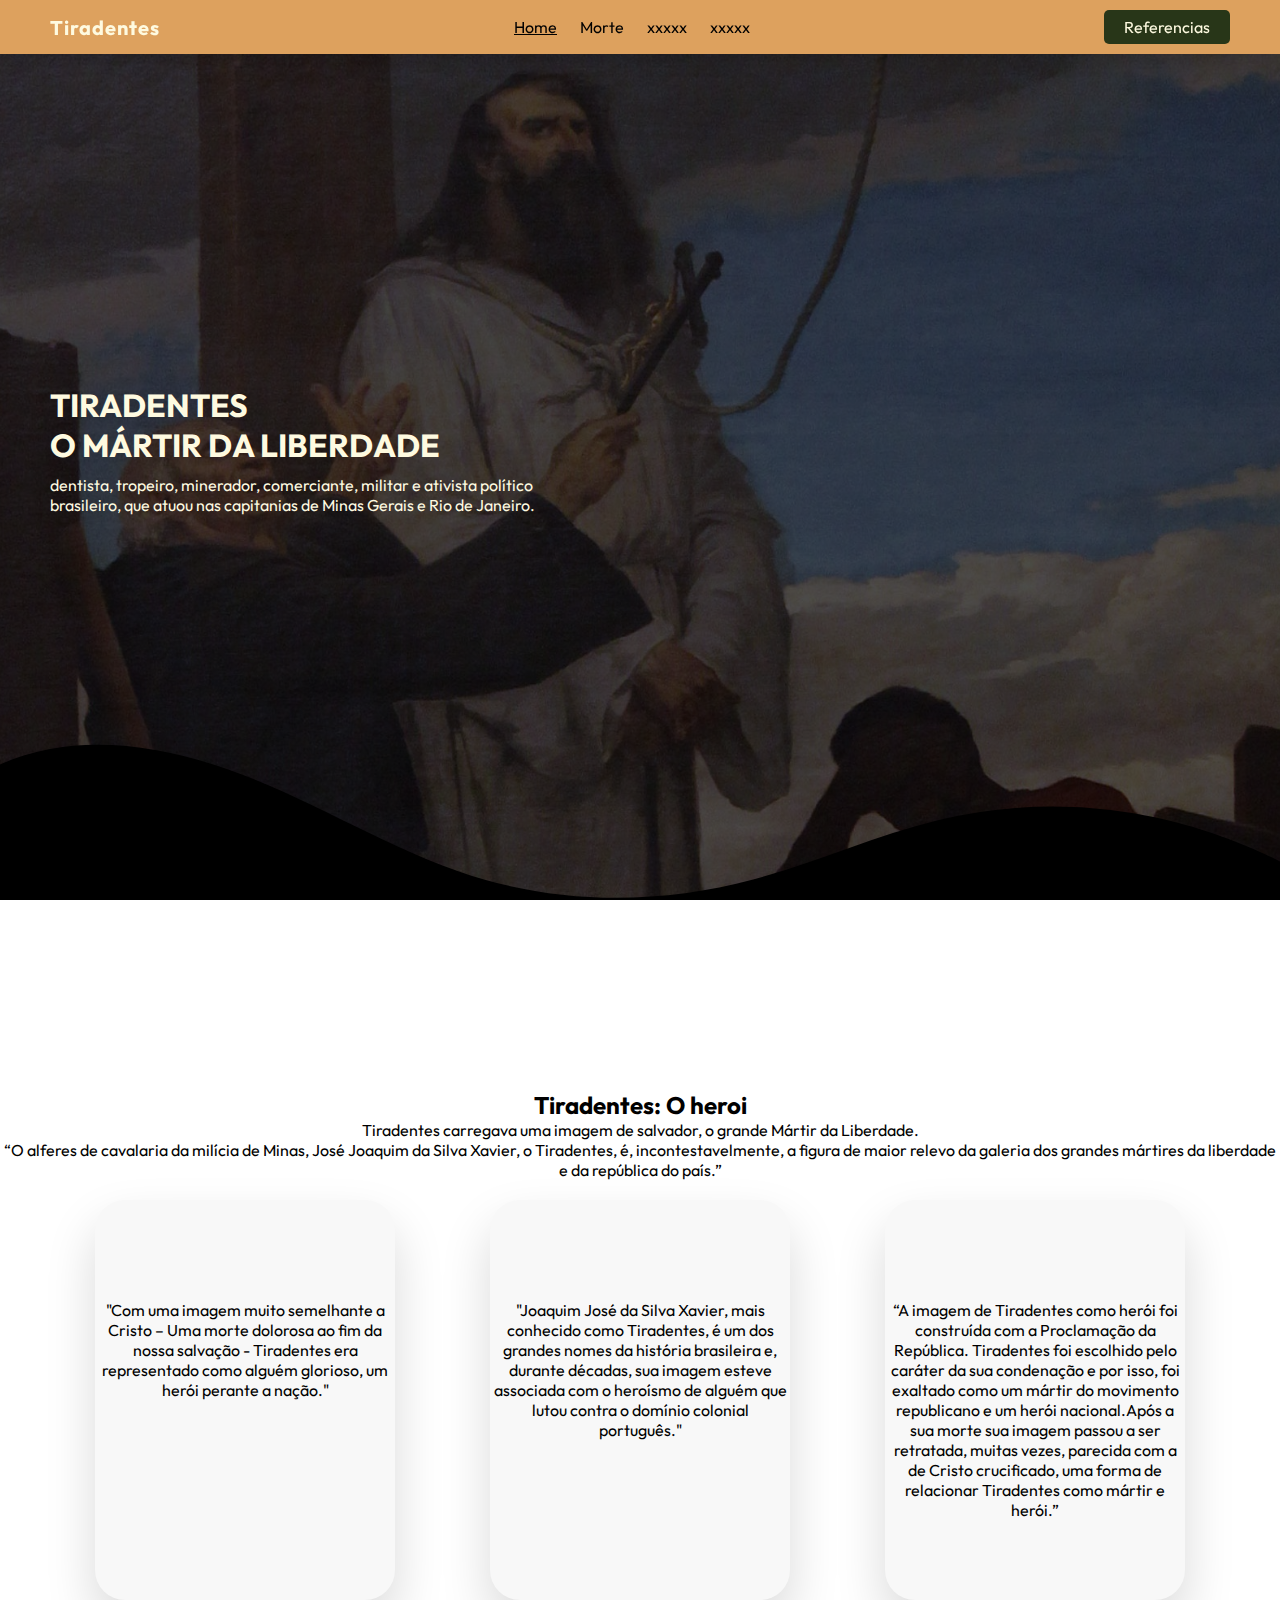
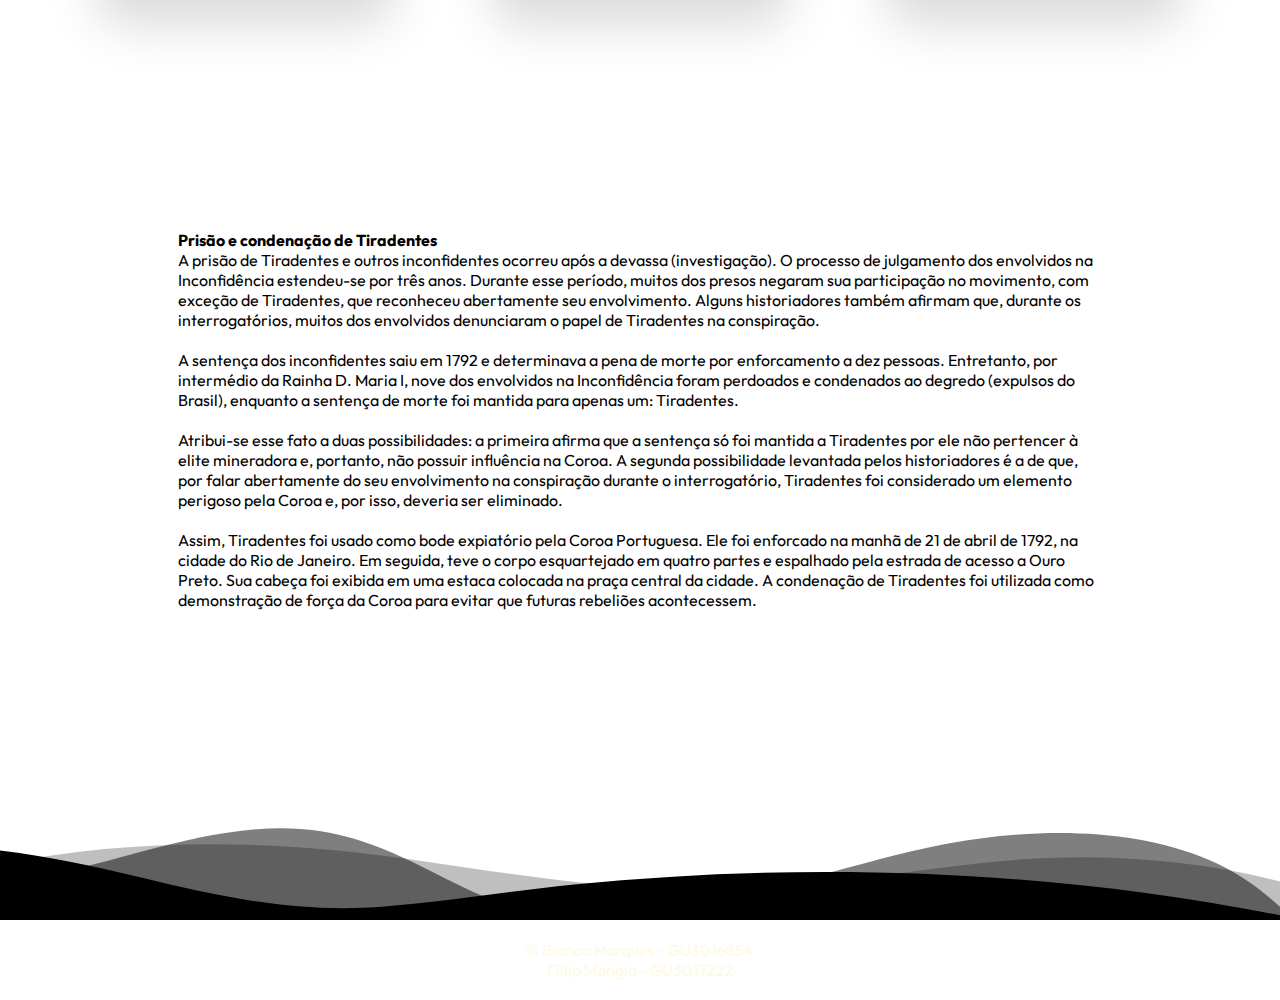
<file: index.html>
<!DOCTYPE html>
<html lang="en">

<head>
    <meta charset="UTF-8">
    <meta http-equiv="X-UA-Compatible" content="IE=edge">
    <meta name="viewport" content="width=device-width, initial-scale=1.0">
    <title>Tiradentes //Home</title>
    <link rel="stylesheet" href="css/style.css">
    <link rel="preconnect" href="https://fonts.googleapis.com">
    <link rel="preconnect" href="https://fonts.gstatic.com" crossorigin>
    <link href="https://fonts.googleapis.com/css2?family=Outfit:wght@100;200;300;400;500;600;700;800;900&display=swap"
        rel="stylesheet">
</head>

<body>
    <header>
        <span>Tiradentes</span>
        <nav>
            <ul>
                <li><a href="index.html" class="active">Home</a></li>
                <li><a href="morte.html">Morte</a></li>
                <li><a href="#">xxxxx</a></li>
                <li><a href="#">xxxxx</a></li>
            </ul>
        </nav>
        <a href="#" class="ref">Referencias</a>
    </header>
    <main>
        <div id="first">
            <h1>TIRADENTES <br> O MÁRTIR DA LIBERDADE</h1>
            <p>dentista, tropeiro, minerador, comerciante, militar e ativista político brasileiro, que atuou nas
                capitanias de Minas Gerais e Rio de Janeiro.</p>
            <div class="custom-shape-divider-bottom-1638310065">
                <svg data-name="Layer 1" xmlns="http://www.w3.org/2000/svg" viewBox="0 0 1200 120"
                    preserveAspectRatio="none">
                    <path
                        d="M321.39,56.44c58-10.79,114.16-30.13,172-41.86,82.39-16.72,168.19-17.73,250.45-.39C823.78,31,906.67,72,985.66,92.83c70.05,18.48,146.53,26.09,214.34,3V0H0V27.35A600.21,600.21,0,0,0,321.39,56.44Z"
                        class="shape-fill"></path>
                </svg>
            </div>
        </div>
        <div id="second">
            <h2>Tiradentes: O heroi</h2>
            <p>Tiradentes carregava uma imagem de salvador, o grande Mártir da Liberdade. <br>
                “O alferes de cavalaria da milícia de Minas, José Joaquim da Silva Xavier, o Tiradentes, é,
                incontestavelmente, a figura de maior relevo da galeria dos grandes mártires da liberdade e da república
                do país.”
            </p>
            <div id="cards">
                <div class="card">
                    <i></i>
                    <p>
                        "Com uma imagem muito semelhante a Cristo – Uma morte dolorosa ao fim da nossa salvação -
                        Tiradentes era representado como alguém glorioso, um herói perante a nação."
                    </p>
                </div>
                <div class="card">
                    <i></i>
                    <p>
                        "Joaquim José da Silva Xavier, mais conhecido como Tiradentes, é um dos grandes nomes da
                        história brasileira e, durante décadas, sua imagem esteve associada com o heroísmo de alguém que
                        lutou contra o domínio colonial português."
                    </p>
                </div>
                <div class="card">
                    <i></i>
                    <p>
                        “A imagem de Tiradentes como herói foi construída com a Proclamação da República. Tiradentes foi
                        escolhido pelo caráter da sua condenação e por isso, foi exaltado como um mártir do movimento
                        republicano e um herói nacional.Após a sua morte sua imagem passou a ser retratada, muitas
                        vezes, parecida com a de Cristo crucificado, uma forma de relacionar Tiradentes como mártir e
                        herói.”
                    </p>
                </div>
            </div>
        </div>
        <div id="third">
            <p><b> Prisão e condenação de Tiradentes</b><br>

                A prisão de Tiradentes e outros inconfidentes ocorreu após a devassa (investigação). O processo de
                julgamento dos envolvidos na Inconfidência estendeu-se por três anos. Durante esse período, muitos dos
                presos negaram sua participação no movimento, com exceção de Tiradentes, que reconheceu abertamente seu
                envolvimento. Alguns historiadores também afirmam que, durante os interrogatórios, muitos dos envolvidos
                denunciaram o papel de Tiradentes na conspiração. <br> <br>

                A sentença dos inconfidentes saiu em 1792 e determinava a pena de morte por enforcamento a dez pessoas.
                Entretanto, por intermédio da Rainha D. Maria I, nove dos envolvidos na Inconfidência foram perdoados e
                condenados ao degredo (expulsos do Brasil), enquanto a sentença de morte foi mantida para apenas um:
                Tiradentes. <br> <br>

                Atribui-se esse fato a duas possibilidades: a primeira afirma que a sentença só foi mantida a Tiradentes
                por ele não pertencer à elite mineradora e, portanto, não possuir influência na Coroa. A segunda
                possibilidade levantada pelos historiadores é a de que, por falar abertamente do seu envolvimento na
                conspiração durante o interrogatório, Tiradentes foi considerado um elemento perigoso pela Coroa e, por
                isso, deveria ser eliminado. <br> <br>

                Assim, Tiradentes foi usado como bode expiatório pela Coroa Portuguesa. Ele foi enforcado na manhã de 21
                de abril de 1792, na cidade do Rio de Janeiro. Em seguida, teve o corpo esquartejado em quatro partes e
                espalhado pela estrada de acesso a Ouro Preto. Sua cabeça foi exibida em uma estaca colocada na praça
                central da cidade. A condenação de Tiradentes foi utilizada como demonstração de força da Coroa para
                evitar que futuras rebeliões acontecessem.</p>
            <div class="custom-shape-divider-bottom-1638310377">
                <svg data-name="Layer 1" xmlns="http://www.w3.org/2000/svg" viewBox="0 0 1200 120"
                    preserveAspectRatio="none">
                    <path
                        d="M0,0V46.29c47.79,22.2,103.59,32.17,158,28,70.36-5.37,136.33-33.31,206.8-37.5C438.64,32.43,512.34,53.67,583,72.05c69.27,18,138.3,24.88,209.4,13.08,36.15-6,69.85-17.84,104.45-29.34C989.49,25,1113-14.29,1200,52.47V0Z"
                        opacity=".25" class="shape-fill"></path>
                    <path
                        d="M0,0V15.81C13,36.92,27.64,56.86,47.69,72.05,99.41,111.27,165,111,224.58,91.58c31.15-10.15,60.09-26.07,89.67-39.8,40.92-19,84.73-46,130.83-49.67,36.26-2.85,70.9,9.42,98.6,31.56,31.77,25.39,62.32,62,103.63,73,40.44,10.79,81.35-6.69,119.13-24.28s75.16-39,116.92-43.05c59.73-5.85,113.28,22.88,168.9,38.84,30.2,8.66,59,6.17,87.09-7.5,22.43-10.89,48-26.93,60.65-49.24V0Z"
                        opacity=".5" class="shape-fill"></path>
                    <path
                        d="M0,0V5.63C149.93,59,314.09,71.32,475.83,42.57c43-7.64,84.23-20.12,127.61-26.46,59-8.63,112.48,12.24,165.56,35.4C827.93,77.22,886,95.24,951.2,90c86.53-7,172.46-45.71,248.8-84.81V0Z"
                        class="shape-fill"></path>
                </svg>
            </div>
        </div>
    </main>
    <footer>
        &copy Bianca Marques - GU3016854 <br> Fillip Mangia - GU3017222
    </footer>
</body>

</html>
</file>
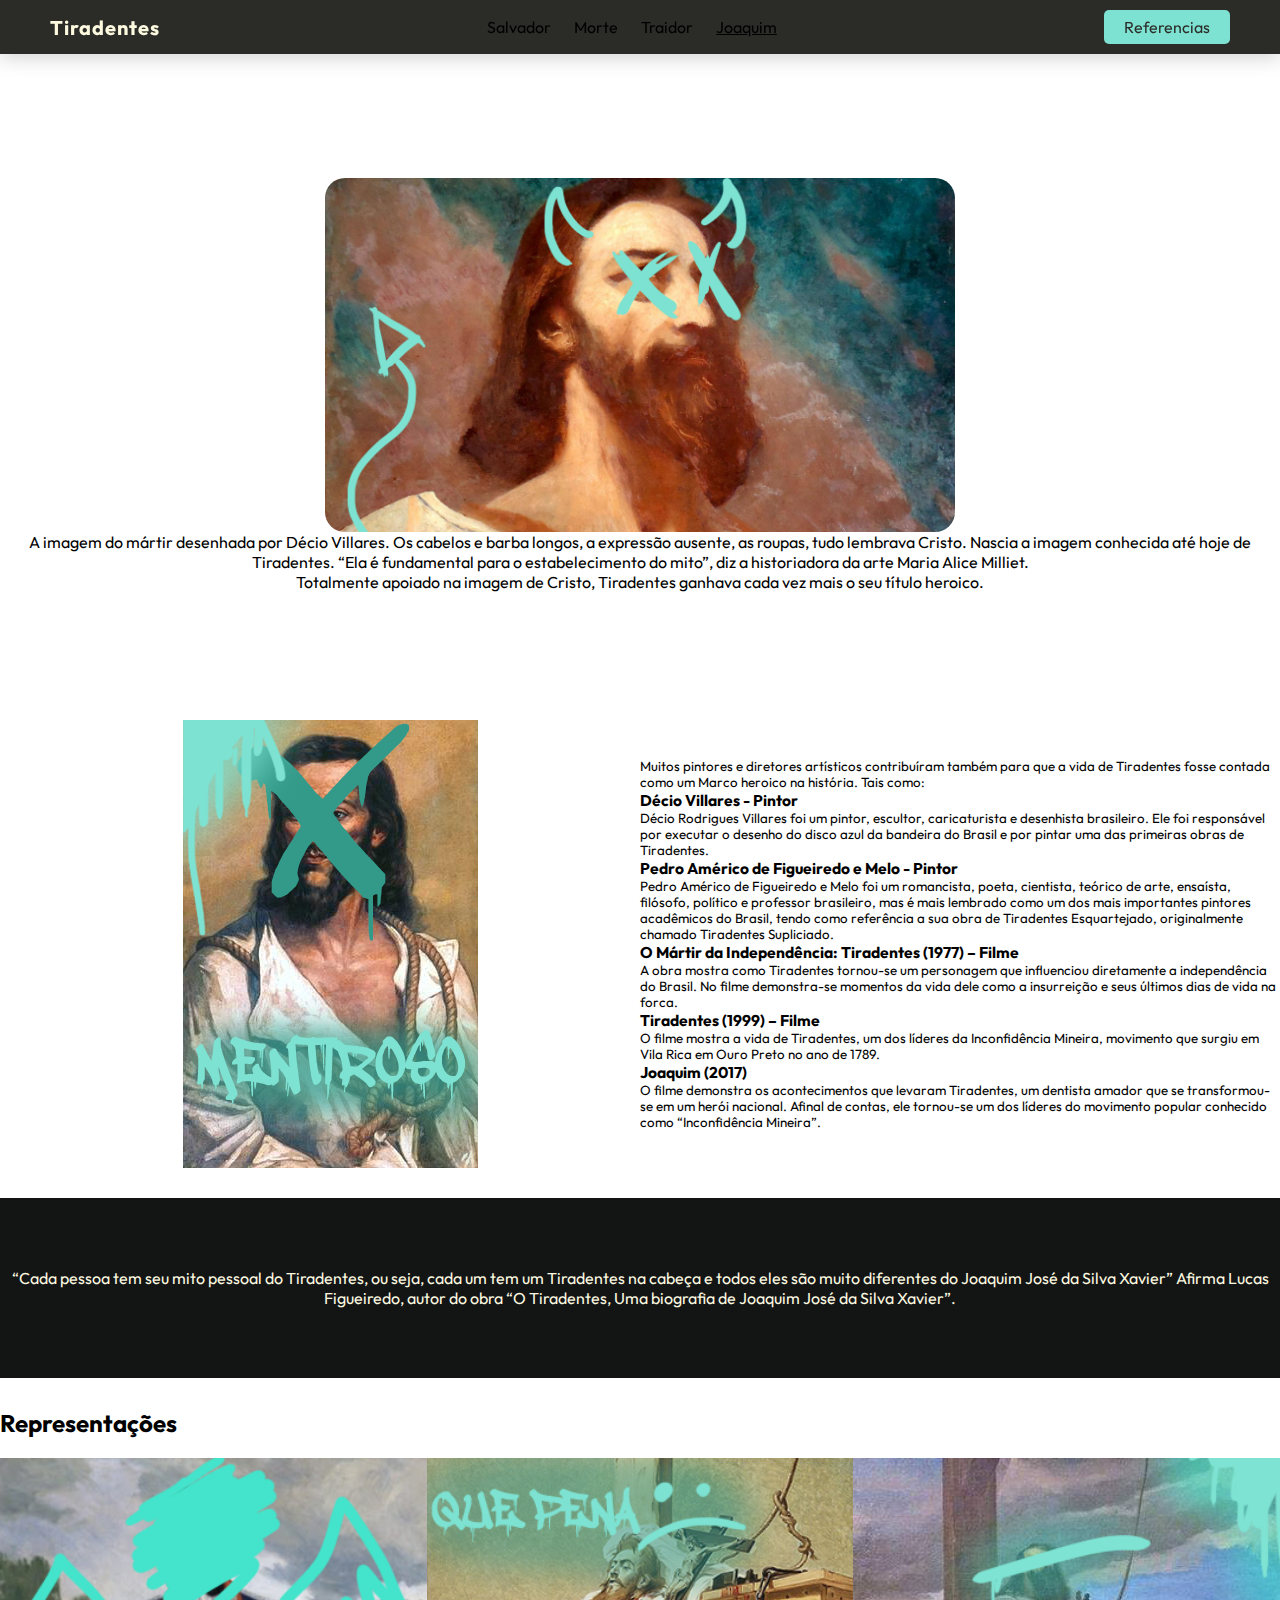
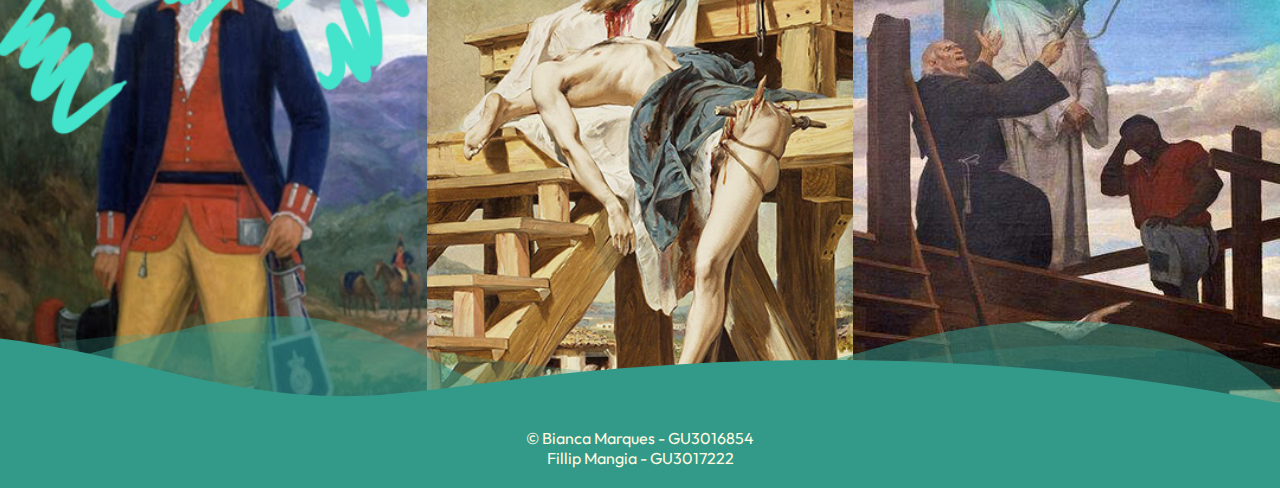
<file: joaquim.html>
<!DOCTYPE html>
<html lang="en">

<head>
    <meta charset="UTF-8">
    <meta http-equiv="X-UA-Compatible" content="IE=edge">
    <meta name="viewport" content="width=device-width, initial-scale=1.0">
    <title>Tiradentes //Morte</title>
    <link rel="stylesheet" href="css/style.css">
    <link rel="preconnect" href="https://fonts.googleapis.com">
    <link rel="preconnect" href="https://fonts.gstatic.com" crossorigin>
    <link href="https://fonts.googleapis.com/css2?family=Outfit:wght@100;200;300;400;500;600;700;800;900&display=swap"
        rel="stylesheet">
</head>

<body>
    <header class="traidor">
        <span>Tiradentes</span>
        <nav>
            <ul>
                <li><a href="index.html">Salvador</a></li>
                <li><a href="morte.html">Morte</a></li>
                <li><a href="verdade.html">Traidor</a></li>
                <li><a href="joaquim.html" class="active">Joaquim</a></li>
            </ul>
        </nav>
        <a href="#" class="ref pag2">Referencias</a>
    </header>
    <main>
        <div id="morte_first">
            <img src="imgs/traidor/tiradentes_d.png">
            <p>A imagem do mártir desenhada por Décio Villares. Os cabelos e barba longos, a expressão ausente, as
                roupas, tudo lembrava Cristo. Nascia a imagem conhecida até hoje de Tiradentes. “Ela é fundamental para
                o estabelecimento do mito”, diz a historiadora da arte Maria Alice Milliet. <br> Totalmente apoiado na
                imagem
                de Cristo, Tiradentes ganhava cada vez mais o seu título heroico.</p>
        </div>
        <div id="morte_second">
            <div id="container">
                <div class="img">
                    <img src="imgs/traidor/tiradentes_corda.png">
                </div>
                <div class="text">
                    <p>Muitos pintores e diretores artísticos contribuíram também para que a vida de Tiradentes fosse
                        contada como um Marco heroico na história.
                        Tais como:</p>
                    <h3>Décio Villares - Pintor</h3>
                    <p>
                        Décio Rodrigues Villares foi um pintor, escultor, caricaturista e desenhista brasileiro. Ele foi
                        responsável por executar o desenho do disco azul da bandeira do Brasil e por pintar uma das
                        primeiras obras de Tiradentes.
                    </p>
                    <h3> Pedro Américo de Figueiredo e Melo - Pintor </h3>
                    <p>Pedro Américo de Figueiredo e Melo foi um romancista, poeta, cientista, teórico de arte,
                        ensaísta, filósofo, político e professor brasileiro, mas é mais lembrado como um dos mais
                        importantes pintores acadêmicos do Brasil, tendo como referência a sua obra de Tiradentes
                        Esquartejado, originalmente chamado Tiradentes Supliciado.
                    </p>
                    <h3>O Mártir da Independência: Tiradentes (1977) – Filme</h3>
                    <p>A obra mostra como Tiradentes tornou-se um personagem que influenciou diretamente a independência
                        do Brasil. No filme demonstra-se momentos da vida dele como a insurreição e seus últimos dias de
                        vida na forca.
                    </p>
                    <h3>Tiradentes (1999) – Filme</h3>
                    <p>O filme mostra a vida de Tiradentes, um dos líderes da Inconfidência Mineira, movimento que
                        surgiu em Vila Rica em Ouro Preto no ano de 1789.
                    </p>
                    <h3>Joaquim (2017)</h3>
                    <p>O filme demonstra os acontecimentos que levaram Tiradentes, um dentista amador que se
                        transformou-se em um herói nacional.
                        Afinal de contas, ele tornou-se um dos líderes do movimento popular conhecido como
                        “Inconfidência Mineira”.
                    </p>
                </div>
            </div>
        </div>
        <div id="morte_third" style="--texto: #131515">
            <p>“Cada pessoa tem seu mito pessoal do Tiradentes, ou seja, cada um tem um Tiradentes na cabeça e todos
                eles são muito diferentes do Joaquim José da Silva Xavier” Afirma Lucas Figueiredo, autor do obra “O
                Tiradentes, Uma biografia de Joaquim José da Silva Xavier”.
            </p>
        </div>
        <div id="morte_forth">
            <h2>Representações</h2>
            <div id="fotos">
                <img src="imgs/traidor/tiradentes_alferes.png">
                <img src="imgs/traidor/tiradentes_esquartejado.png">
                <img src="imgs/traidor/tiradentes_forca.png" alt="">
            </div>
            <div class="custom-shape-divider-bottom-1638310377" style="--fill: #339989;">
                <svg data-name="Layer 1" xmlns="http://www.w3.org/2000/svg" viewBox="0 0 1200 120"
                    preserveAspectRatio="none">
                    <path
                        d="M0,0V46.29c47.79,22.2,103.59,32.17,158,28,70.36-5.37,136.33-33.31,206.8-37.5C438.64,32.43,512.34,53.67,583,72.05c69.27,18,138.3,24.88,209.4,13.08,36.15-6,69.85-17.84,104.45-29.34C989.49,25,1113-14.29,1200,52.47V0Z"
                        opacity=".25" class="shape-fill"></path>
                    <path
                        d="M0,0V15.81C13,36.92,27.64,56.86,47.69,72.05,99.41,111.27,165,111,224.58,91.58c31.15-10.15,60.09-26.07,89.67-39.8,40.92-19,84.73-46,130.83-49.67,36.26-2.85,70.9,9.42,98.6,31.56,31.77,25.39,62.32,62,103.63,73,40.44,10.79,81.35-6.69,119.13-24.28s75.16-39,116.92-43.05c59.73-5.85,113.28,22.88,168.9,38.84,30.2,8.66,59,6.17,87.09-7.5,22.43-10.89,48-26.93,60.65-49.24V0Z"
                        opacity=".5" class="shape-fill"></path>
                    <path
                        d="M0,0V5.63C149.93,59,314.09,71.32,475.83,42.57c43-7.64,84.23-20.12,127.61-26.46,59-8.63,112.48,12.24,165.56,35.4C827.93,77.22,886,95.24,951.2,90c86.53-7,172.46-45.71,248.8-84.81V0Z"
                        class="shape-fill"></path>
                </svg>
            </div>
        </div>
    </main>
    <footer style="--footer: #339989;">
        &copy Bianca Marques - GU3016854 <br> Fillip Mangia - GU3017222
    </footer>
</body>

</html>
</file>
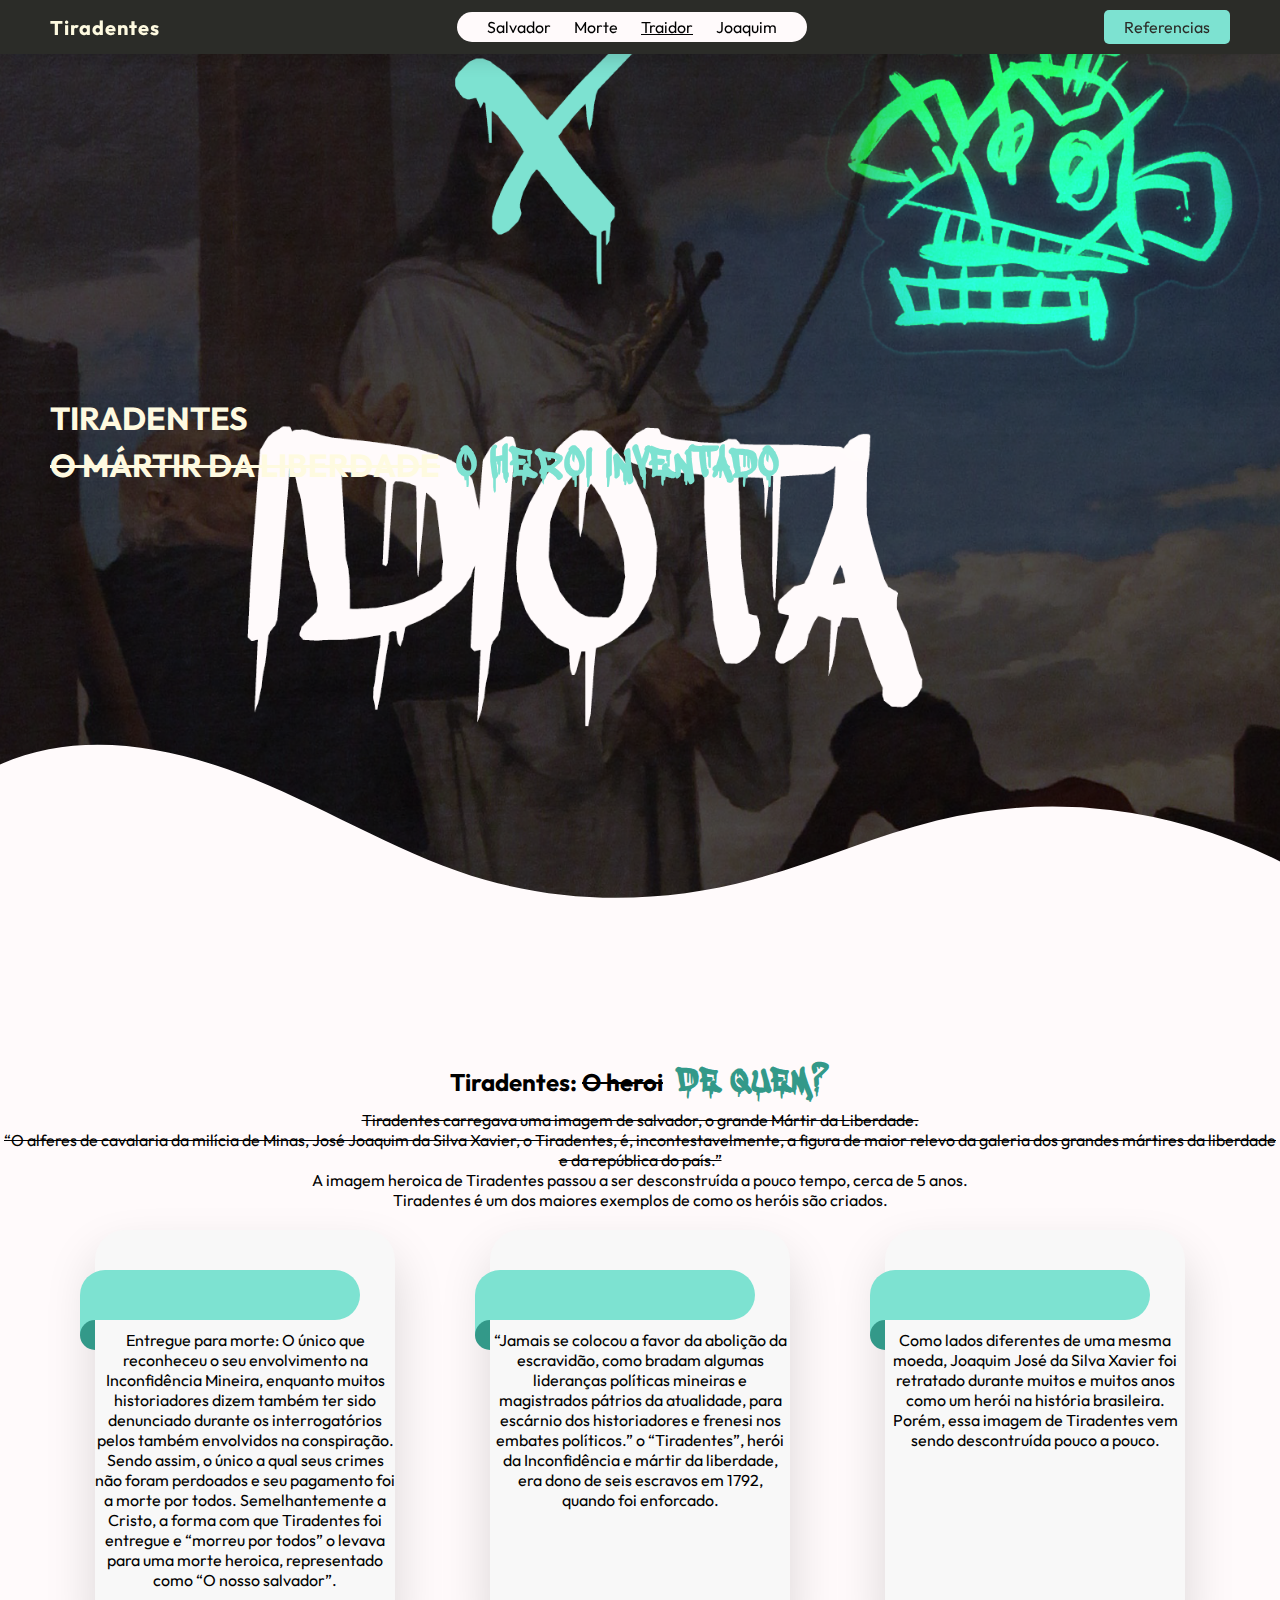
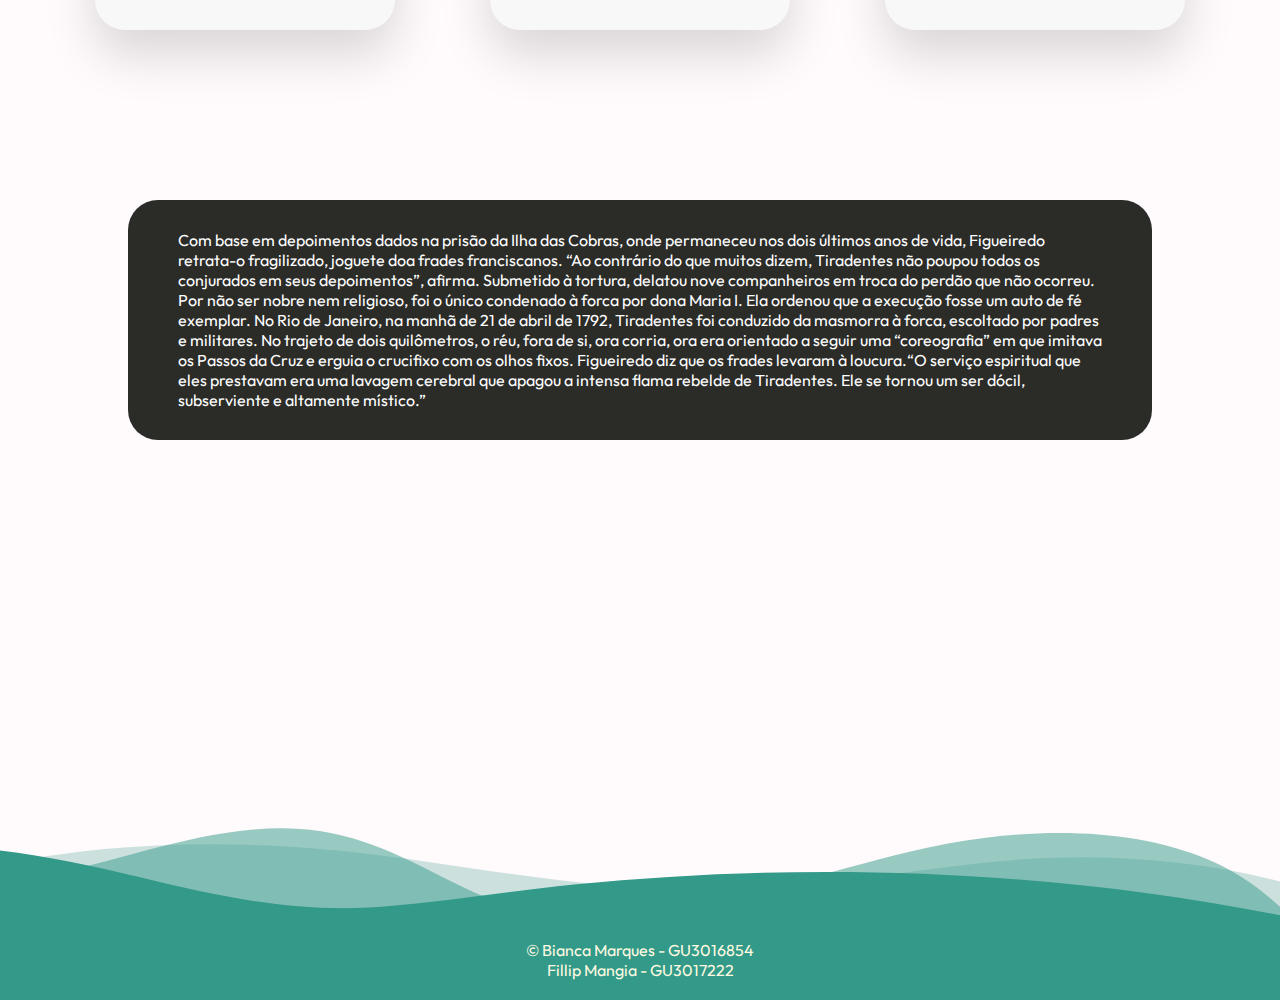
<file: verdade.html>
<!DOCTYPE html>
<html lang="en">

<head>
    <meta charset="UTF-8">
    <meta http-equiv="X-UA-Compatible" content="IE=edge">
    <meta name="viewport" content="width=device-width, initial-scale=1.0">
    <title>Tiradentes //Traidor</title>
    <link rel="stylesheet" href="css/style.css">
    <link rel="preconnect" href="https://fonts.googleapis.com">
    <link rel="preconnect" href="https://fonts.gstatic.com" crossorigin>
    <link href="https://fonts.googleapis.com/css2?family=Outfit:wght@100;200;300;400;500;600;700;800;900&display=swap"
        rel="stylesheet">
</head>

<body style="--bg-color: #fffafb;">
    <header class="traidor">
        <span>Tiradentes</span>
        <nav style="--bg-nav: #fffafb;">
            <ul>
                <li><a href="index.html">Salvador</a></li>
                <li><a href="morte.html">Morte</a></li>
                <li><a href="verdade.html" class="active">Traidor</a></li>
                <li><a href="joaquim.html">Joaquim</a></li>
            </ul>
        </nav>
        <a href="#" class="ref pag2">Referencias</a>
    </header>
    <main>
        <div id="traidor_first">
            <h1>TIRADENTES <br><span class="riscado">O MÁRTIR DA LIBERDADE</span> <span class="jinx">O HEROI
                    INVENTADO</span>
            </h1>
            <div class="custom-shape-divider-bottom-1638310065" style="--colors2: #fffafb;">
                <svg data-name="Layer 1" xmlns="http://www.w3.org/2000/svg" viewBox="0 0 1200 120"
                    preserveAspectRatio="none">
                    <path
                        d="M321.39,56.44c58-10.79,114.16-30.13,172-41.86,82.39-16.72,168.19-17.73,250.45-.39C823.78,31,906.67,72,985.66,92.83c70.05,18.48,146.53,26.09,214.34,3V0H0V27.35A600.21,600.21,0,0,0,321.39,56.44Z"
                        class="shape-fill"></path>
                </svg>
            </div>
        </div>
        <div id="second">
            <h2>Tiradentes: <span class="riscado">O heroi</span> <span class="jinx">DE QUEM?</span></h2>
            <p class="riscado">Tiradentes carregava uma imagem de salvador, o grande Mártir da Liberdade. <br>
                “O alferes de cavalaria da milícia de Minas, José Joaquim da Silva Xavier, o Tiradentes, é,
                incontestavelmente, a figura de maior relevo da galeria dos grandes mártires da liberdade e da república
                do país.”
            </p>
            <p>
                A imagem heroica de Tiradentes passou a ser desconstruída a pouco tempo, cerca de 5 anos. <br>
                Tiradentes é um dos maiores exemplos de como os heróis são criados.
            </p>
            <div id="cards">
                <div class="card" style="--cor: #7de2d1; --darker: #339989;">
                    <i></i>
                    <p>
                        Entregue para morte:
                        O único que reconheceu o seu envolvimento na Inconfidência Mineira, enquanto muitos
                        historiadores dizem também ter sido denunciado durante os interrogatórios pelos também
                        envolvidos na conspiração.
                        Sendo assim, o único a qual seus crimes não foram perdoados e seu pagamento foi a morte por
                        todos.
                        Semelhantemente a Cristo, a forma com que Tiradentes foi entregue e “morreu por todos” o levava
                        para uma morte heroica, representado como “O nosso salvador”.
                    </p>
                </div>
                <div class="card" style="--cor: #7de2d1; --darker: #339989;">
                    <i></i>
                    <p>
                        “Jamais se colocou a favor da abolição da escravidão, como bradam algumas lideranças políticas
                        mineiras e magistrados pátrios da atualidade, para escárnio dos historiadores e frenesi nos
                        embates políticos.”
                        o “Tiradentes”, herói da Inconfidência e mártir da liberdade, era dono de seis escravos em 1792,
                        quando foi enforcado.
                    </p>
                </div>
                <div class="card" style="--cor: #7de2d1; --darker: #339989;">
                    <i></i>
                    <p>
                        Como lados diferentes de uma mesma moeda, Joaquim José da Silva Xavier foi retratado durante
                        muitos e muitos anos como um herói na história brasileira. Porém, essa imagem de Tiradentes vem
                        sendo descontruída pouco a pouco.
                    </p>
                </div>
            </div>
        </div>
        <div id="third" style="--bg: #2b2c28; --color: white;">
            <p>Com base em depoimentos dados na prisão da Ilha das Cobras, onde permaneceu nos dois últimos anos de
                vida, Figueiredo retrata-o fragilizado, joguete doa frades franciscanos. “Ao contrário do que muitos
                dizem, Tiradentes não poupou todos os conjurados em seus depoimentos”, afirma. Submetido à tortura,
                delatou nove companheiros em troca do perdão que não ocorreu. Por não ser nobre nem religioso, foi o
                único condenado à forca por dona Maria I. Ela ordenou que a execução fosse um auto de fé exemplar. No
                Rio de Janeiro, na manhã de 21 de abril de 1792, Tiradentes foi conduzido da masmorra à forca, escoltado
                por padres e militares. No trajeto de dois quilômetros, o réu, fora de si, ora corria, ora era orientado
                a seguir uma “coreografia” em que imitava os Passos da Cruz e erguia o crucifixo com os olhos fixos.
                Figueiredo diz que os frades levaram à loucura.“O serviço espiritual que eles prestavam era uma lavagem
                cerebral que apagou a intensa flama rebelde de Tiradentes. Ele se tornou um ser dócil, subserviente e
                altamente místico.”
            <div class="custom-shape-divider-bottom-1638310377">
                <svg data-name="Layer 1" xmlns="http://www.w3.org/2000/svg" viewBox="0 0 1200 120"
                    preserveAspectRatio="none">
                    <path
                        d="M0,0V46.29c47.79,22.2,103.59,32.17,158,28,70.36-5.37,136.33-33.31,206.8-37.5C438.64,32.43,512.34,53.67,583,72.05c69.27,18,138.3,24.88,209.4,13.08,36.15-6,69.85-17.84,104.45-29.34C989.49,25,1113-14.29,1200,52.47V0Z"
                        opacity=".25" class="shape-fill" style="--fill: #339989;"></path>
                    <path
                        d="M0,0V15.81C13,36.92,27.64,56.86,47.69,72.05,99.41,111.27,165,111,224.58,91.58c31.15-10.15,60.09-26.07,89.67-39.8,40.92-19,84.73-46,130.83-49.67,36.26-2.85,70.9,9.42,98.6,31.56,31.77,25.39,62.32,62,103.63,73,40.44,10.79,81.35-6.69,119.13-24.28s75.16-39,116.92-43.05c59.73-5.85,113.28,22.88,168.9,38.84,30.2,8.66,59,6.17,87.09-7.5,22.43-10.89,48-26.93,60.65-49.24V0Z"
                        opacity=".5" class="shape-fill" style="--fill: #339989;"></path>
                    <path
                        d="M0,0V5.63C149.93,59,314.09,71.32,475.83,42.57c43-7.64,84.23-20.12,127.61-26.46,59-8.63,112.48,12.24,165.56,35.4C827.93,77.22,886,95.24,951.2,90c86.53-7,172.46-45.71,248.8-84.81V0Z"
                        class="shape-fill" style="--fill: #339989;"></path>
                </svg>
            </div>
        </div>
    </main>
    <footer style="--footer: #339989;">
        &copy Bianca Marques - GU3016854 <br> Fillip Mangia - GU3017222
    </footer>
</body>

</html>
</file>
<file: css/style.css>
@font-face {
    font-family: jinx;
    src: url(../fonts/adrip1.ttf);
}

* {
    box-sizing: border-box;
    margin: 0;
    padding: 0;
}

body {
    font-family: 'Outfit', sans-serif;
    font-size: 16px;
    background: var(--bg-color);
    overflow-x: hidden;
}

a {
    text-decoration: none;
    color: unset;
}

header {
    display: flex;
    width: 100%;
    justify-content: space-between;
    align-items: center;
    padding: 10px 50px;
    background-color: #dda15e;
    position: fixed;
    box-shadow: 0px 4px 20px 0px #0000002c;
    z-index: 10;
}

header ul li a:hover{
    padding-inline: 5px;
}

header ul li a {
    transition: padding 100ms;
}

header span {
    font-size: 20px;
    font-weight: bolder;
    letter-spacing: 1px;
    color: #fefae0;
}

nav {
    background-color: var(--bg-nav);
    padding: 5px 20px;
    border-radius: 50px;
}

.active {
    text-decoration: underline;
}

nav ul li{
    display: inline-block;
    padding: 0 10px;
}

main {
    min-height: 100vh;
}

.ref {
    background-color: #283618;
    color: #fefae0;
    padding: 7px 20px;
    border-radius: 5px;
}

#first, #second, #third {
    min-height: 100vh;
}

#first {
    display: flex;
    justify-content: center;
    flex-direction: column;
    padding-left: 50px;
    color: #fefae0;
    position: relative;
    background-image: linear-gradient(to right, rgba(0, 0, 0, 0.7), rgba(0, 0, 0, 0.7)), url(../imgs/forca_banner.jpg);
    background-repeat: no-repeat;
    background-position: left, top;
    background-size: cover;
}

#first p {
    margin-top: 10px;
    width: 40%;
}

.custom-shape-divider-bottom-1638310065 {
    position: absolute;
    bottom: 0;
    left: 0;
    width: 100%;
    overflow: hidden;
    line-height: 0;
    transform: rotate(180deg);
}

.custom-shape-divider-bottom-1638310065 svg {
    position: relative;
    display: block;
    width: calc(100% + 1.3px);
    height: 169px;
}

.custom-shape-divider-bottom-1638310065 .shape-fill {
    fill: var(--colors2);
}

#second {
    display: flex;
    justify-content: center;
    flex-direction: column;
    text-align: center;
}

#cards {
    display: flex;
    justify-content: space-evenly;
    margin-top: 20px;
    flex-wrap: wrap;
}

.card{
    position: relative;
    width: 300px;
    height: 400px;
    background: #f8f8f8;
    box-shadow: 0 25px 50px rgba(0,0,0,0.15);
    border-radius: 30px;
    display: flex;
    padding-top: 100px;
    margin-bottom: 10px;
}

.card i{
    position: absolute;
    width: 280px;
    height: 50px;
    top: 40px;
    left: -15px;
    background: var(--cor);
    border-radius: 30px;
    border-bottom-left-radius: 0;
}

.card i::before{
    content: '';
    position: absolute;
    top: 50px;
    width: 15px;
    height: 30px;
    background: var(--darker);
    border-top-left-radius: 20px;
    border-bottom-left-radius: 20px;
    z-index: 2;
    left: 0px;
}

.card i::after{
    content: '';
    position: absolute;
    top: 50px;
    width: 15px;
    height: 15px;
    background: var(--cor);
    z-index: 1;
    left: 0px;
}

#third {
    position: relative;
    min-height: 80vh;
}

#third p {
    background: var(--bg);
    color: var(--color);
    width: 80%;
    margin-inline: auto;
    padding: 30px 50px;
    border-radius: 30px;
}

.custom-shape-divider-bottom-1638310377 {
    position: absolute;
    bottom: 0;
    left: 0;
    width: 100%;
    overflow: hidden;
    line-height: 0;
    transform: rotate(180deg);
}

.custom-shape-divider-bottom-1638310377 svg {
    position: relative;
    display: block;
    width: calc(139% + 1.3px);
    height: 100px;
}

.custom-shape-divider-bottom-1638310377 .shape-fill {
    fill: var(--fill);
}

#morte_first {
    min-height: 80vh;
    display: flex;
    flex-direction: column;
    text-align: center;
    align-items: center;
    justify-content: center;
}

#morte_first img {
    margin-top: 50px;
    width: 630px;
    max-width: calc(100% - 20px);
    border-radius: 20px;
}

#container {
    display: flex;
    justify-content: center;
}

.img{
    display: flex;
    align-items: center;
    margin-right: 30px;
    width: 295px;
    max-width: calc(100% - 20px);
    margin: 0 auto;
    padding: 0 10px;
}

.text {
    width: 50%;
    font-size: smaller;
    display: flex;
    justify-content: center;
    flex-direction: column;
}

#morte_third{
    display: flex;
    flex-direction: column;
    justify-content: center;
    margin-top: 30px;
    background: var(--texto);
    color: #fefae0;
    min-height: 20vh;
    text-align: center;
}

#morte_forth {
    margin-top: 30px;
    display: flex;
    flex-direction: column;
    min-height: fit-content;
    position: relative;
}

#morte_forth h2 {
    margin-bottom: 20px;
}

#fotos {
    display: flex;
    overflow-x: hidden;
}

#fotos img {
    width: 50%;
}

footer {
    background: var(--footer);
    text-align: center;
    padding-block: 20px;
    color: #fefae0;
}

.traidor{
    background-color: #2b2c28;
}

.pag2 {
    background-color: #7de2d1;
    color: #2b2c28;
}

#traidor_first, #traidor_second, #traidor_third {
    min-height: 100vh;
    background-color: #fffafb;
}

h1 span.jinx {
    color: #7de2d1;
    font-size: 50px;
}

span.jinx {
    font-family: jinx;
    font-size: 40px;
    color: #339989;
    margin-left: 10px;
    letter-spacing: 2px;
}

.riscado {
    text-decoration: line-through;
}

#traidor_first {
    display: flex;
    justify-content: center;
    flex-direction: column;
    padding-left: 50px;
    color: #fefae0;
    position: relative;
    background-image: url(../imgs/traidor/forca_banner.png);
    background-repeat: no-repeat;
    background-position: top;
    background-size: cover;
}

@media (max-width: 768px){
    header {
        padding: 10px 5px;
    }

    #container {
        display: block;
    }
    .text {
        margin-top: 20px;
        width: 90%;
        margin-inline: auto;
    }

    #morte_third {
        padding: 10px 5px
    }

    .img {
        padding: 0;
    }
}
</file>
